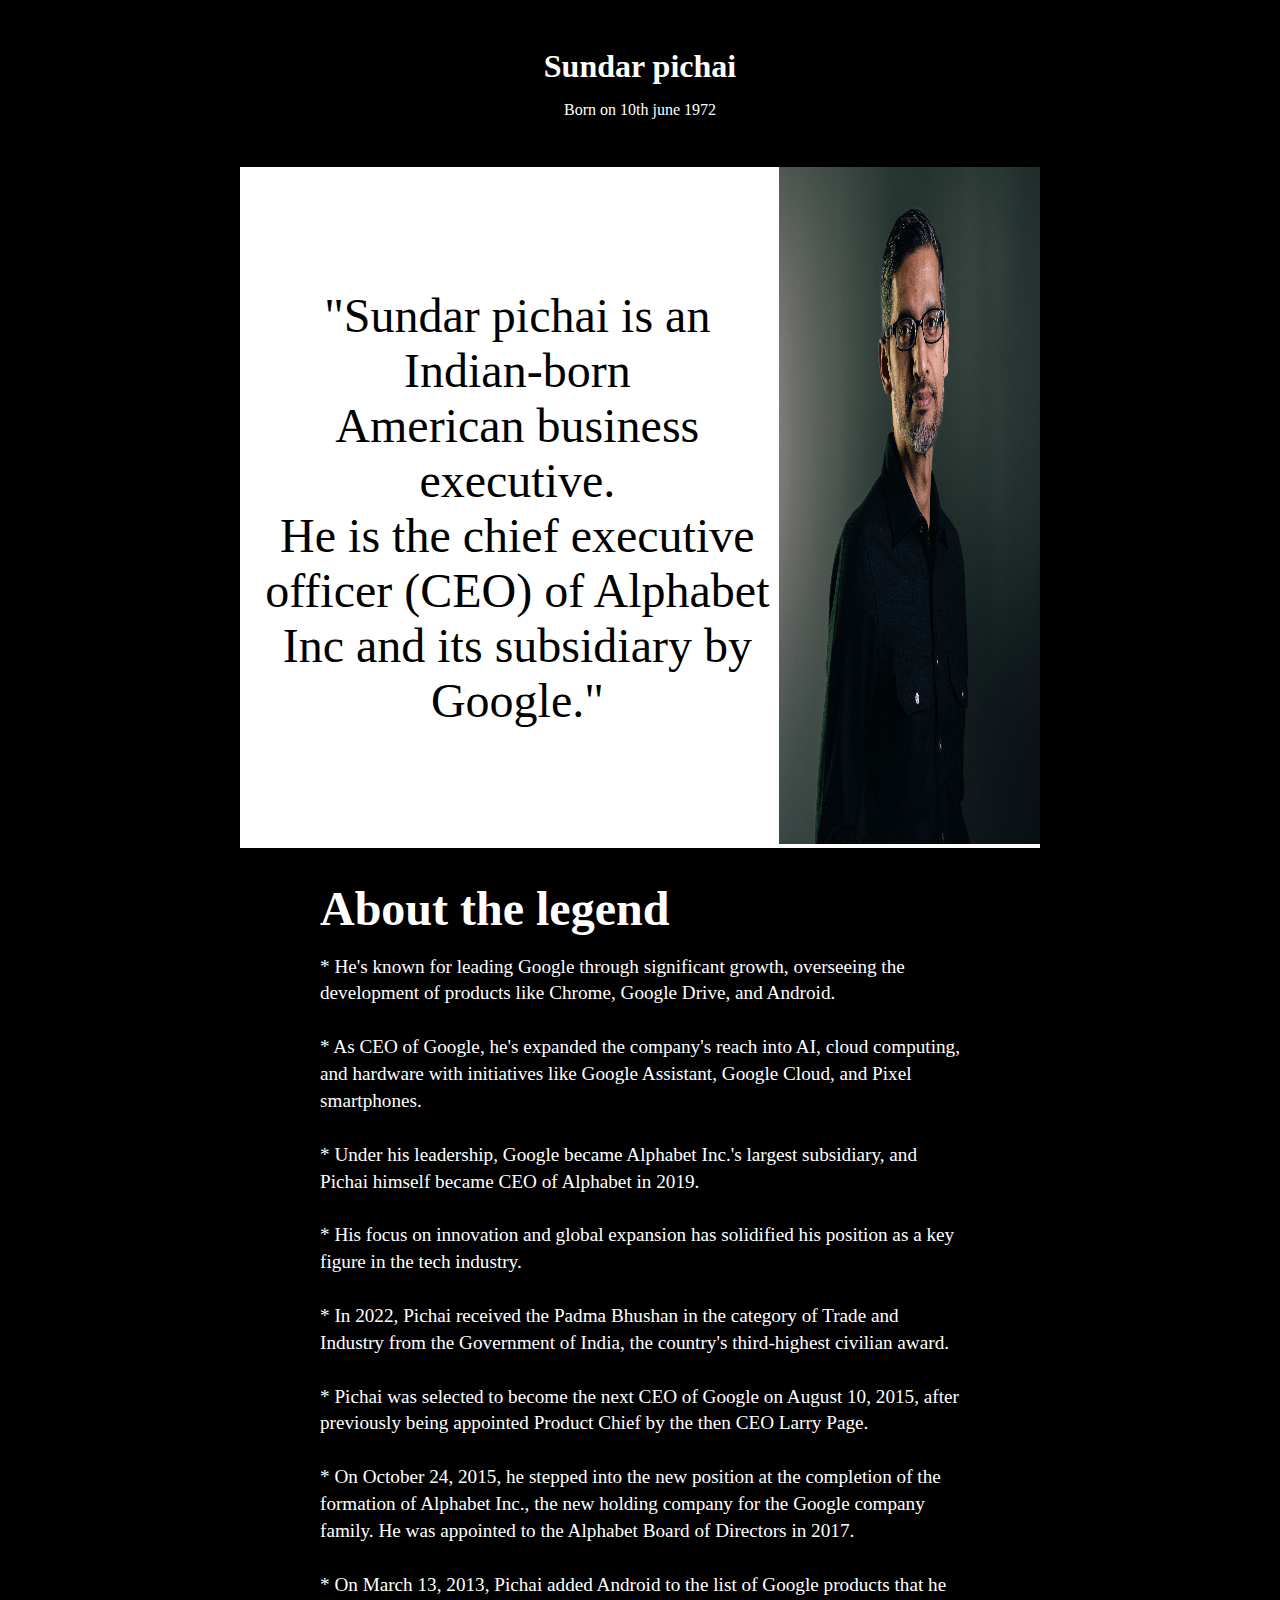
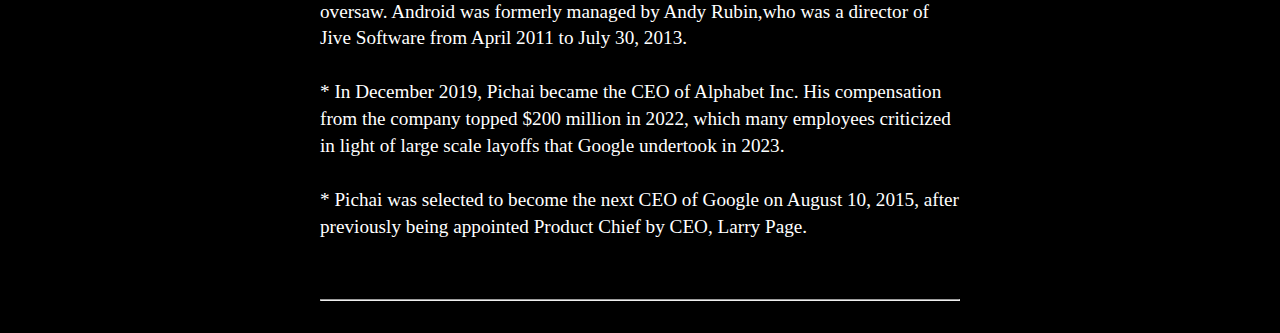
<file: index.html>
<!DOCTYPE html>
<html lang="en">
<head>
    <meta charset="UTF-8">
    <meta name="viewport" content="width=device-width, initial-scale=1.0">
    <title>Tribute page</title>
    <link rel="stylesheet" href="style.css">
</head>
<body>
    <header class="header">
        <h1 class="title">Sundar pichai</h1>
        <p class="description">Born on 10th june 1972</p>
    </header>
    <section class="tribute">
        <blockquote class="sundar">
            "Sundar pichai is an Indian-born <br> American business executive.<br>He is the chief executive officer (CEO) of Alphabet Inc and its subsidiary by Google."
        </blockquote>
        <center>
            <img src="sundar pichai.jpeg" width="800" height="677"  alt="Sundar pichai image">
            </center>
            </section>
            <section class="bio">
                <h2>About the legend</h2>
                <p>  * He's known for leading Google through significant growth, overseeing the development of products like Chrome, Google Drive, and Android.<br> <br>
                     * As CEO of Google, he's expanded the company's reach into AI, cloud computing, and hardware with initiatives like Google Assistant, Google Cloud, and Pixel smartphones.<br> <br>
                     * Under his leadership, Google became Alphabet Inc.'s largest subsidiary, and Pichai himself became CEO of Alphabet in 2019. <br> <br>
                     * His focus on innovation and global expansion has solidified his position as a key figure in the tech industry.<br> <br>
                     * In 2022, Pichai received the Padma Bhushan in the category of Trade and Industry from the Government of India, the country's third-highest civilian award.<br> <br>
                     * Pichai was selected to become the next CEO of Google on August 10, 2015, after previously being appointed Product Chief by the then CEO Larry Page.<br> <br>
                     * On October 24, 2015, he stepped into the new position at the completion of the formation of Alphabet Inc., the new holding company for the Google company family. He was appointed to the Alphabet Board of Directors in 2017.<br> <br>
                     * On March 13, 2013, Pichai added Android to the list of Google products that he oversaw. Android was formerly managed by Andy Rubin,who was a director of Jive Software from April 2011 to July 30, 2013.<br> <br>
                     * In December 2019, Pichai became the CEO of Alphabet Inc. His compensation from the company topped $200 million in 2022, which many employees criticized in light of large scale layoffs that Google undertook in 2023.<br> <br>
                     * Pichai was selected to become the next CEO of Google on August 10, 2015, after previously being appointed Product Chief by CEO, Larry Page. <br> <br>

                    </p>
                <hr>
            </section>
</body>
</html>
</file>
<file: style.css>
*{
    margin: 0px;
    padding: 0px;
    box-sizing: border-box;
}
body{
    font-family: 'Times,serif';
    color: white;
    background-color: black;
}
.container{
    max-width: 90rem;
    margin: 2rem auto;
    padding: 0px 2rem;
}
.header{
    padding: 2rem;
    margin: 1rem 0px;
    text-align: center;
}
.header > .title{
    margin-bottom: 1rem;
}
.tribute{
    display: grid;
    grid-template-columns: 2fr 1fr;
    max-width: 50rem;
    margin: 0px auto;
    background: white;
    color: black;
    align-items: center;
    padding: 0px 0px 0px 1rem;
}

.tribute blockquote{
    text-align: center;
    font-size: 3rem;

}
.tribute img{
    max-width: 100%;
}

.bio{
    margin: 2rem auto;
    padding: 0px 0,5rem;
    max-width: 40rem;
}

.bio > h2{
    margin-bottom: 1rem;
    font-size: 3rem;
    line-height: 1.2;
}

.bio > p{
    font-size: 1.2rem;
    line-height: 1.4;
}

.bio > hr{
    margin-top: 2rem;
}
p.test1 {
    white-space: nowrap;
    width: 200px;
    border: 1px solid #000000;
    overflow: hidden;
    text-overflow: clip;
  }
  
  p.test2 {
    white-space: nowrap;
    width: 200px;
    border: 1px solid #000000;
    overflow: hidden;
    text-overflow: ellipsis;
  }
</file>
